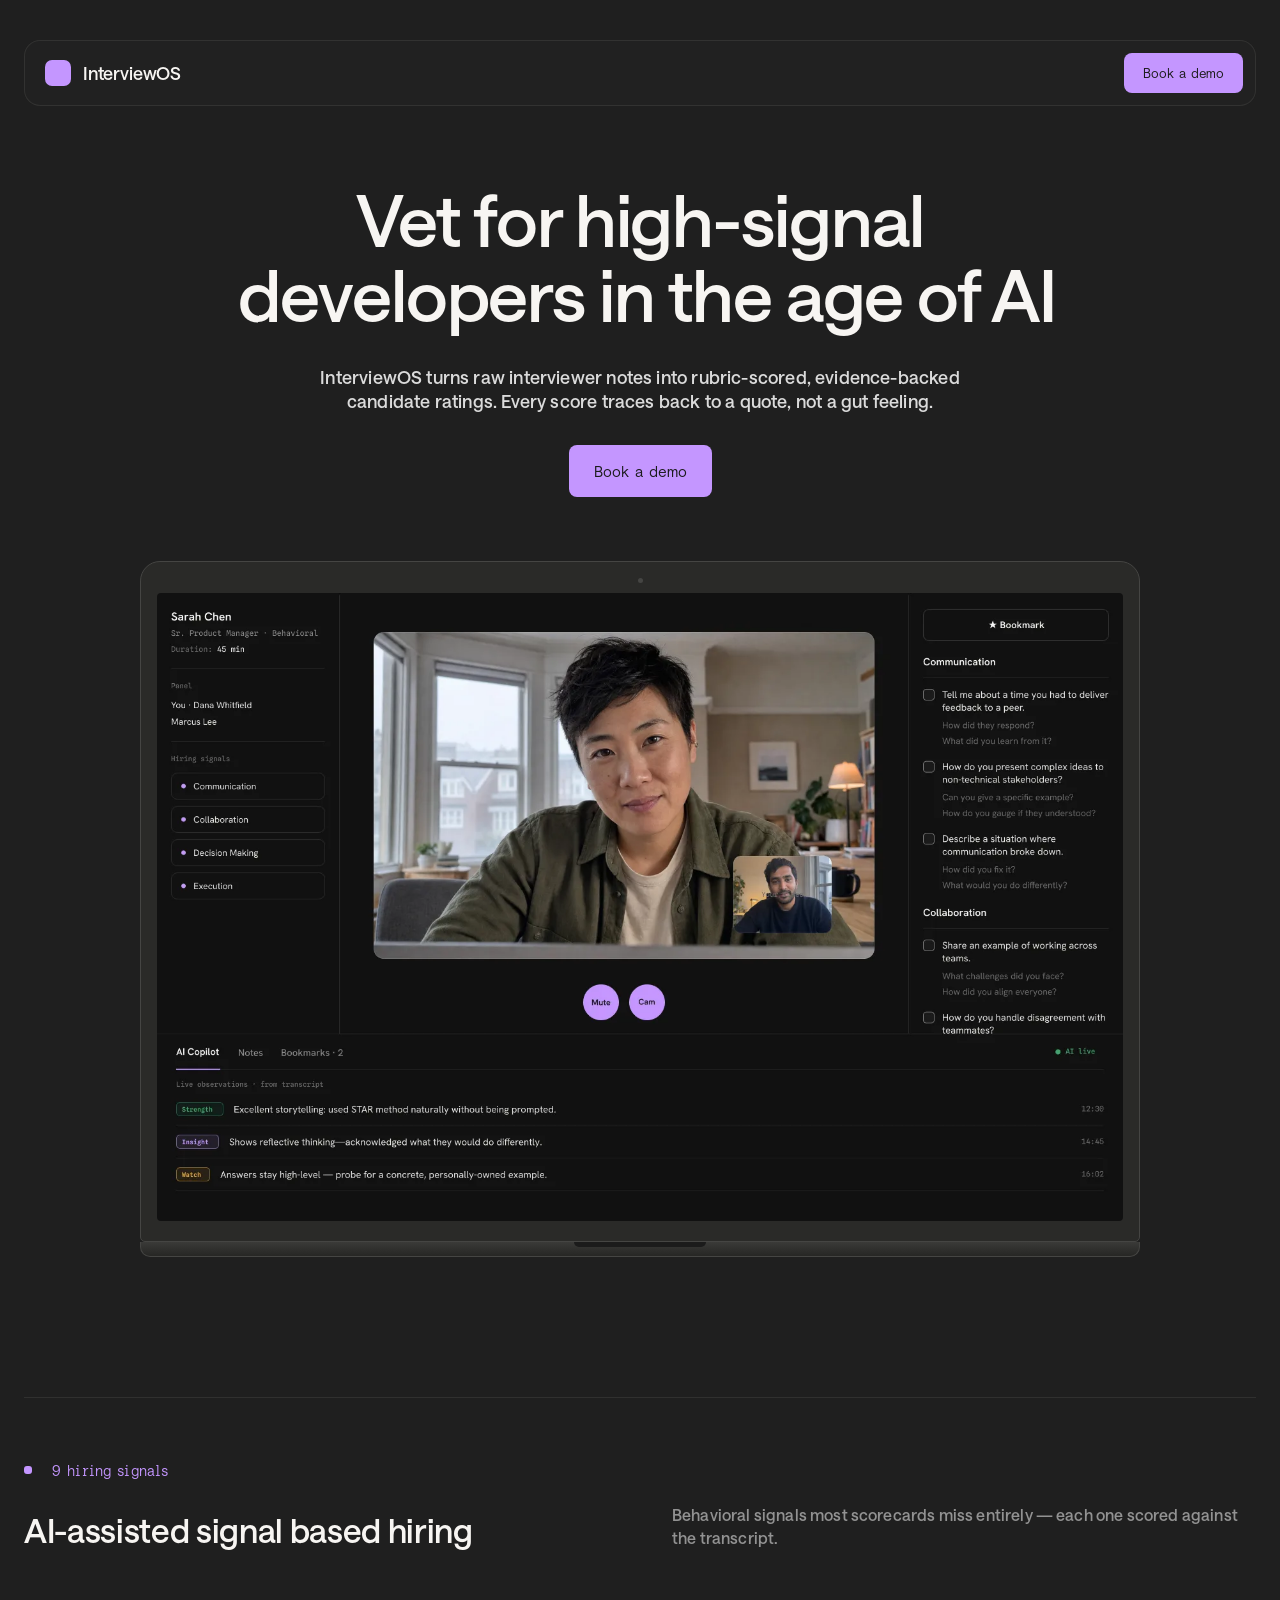
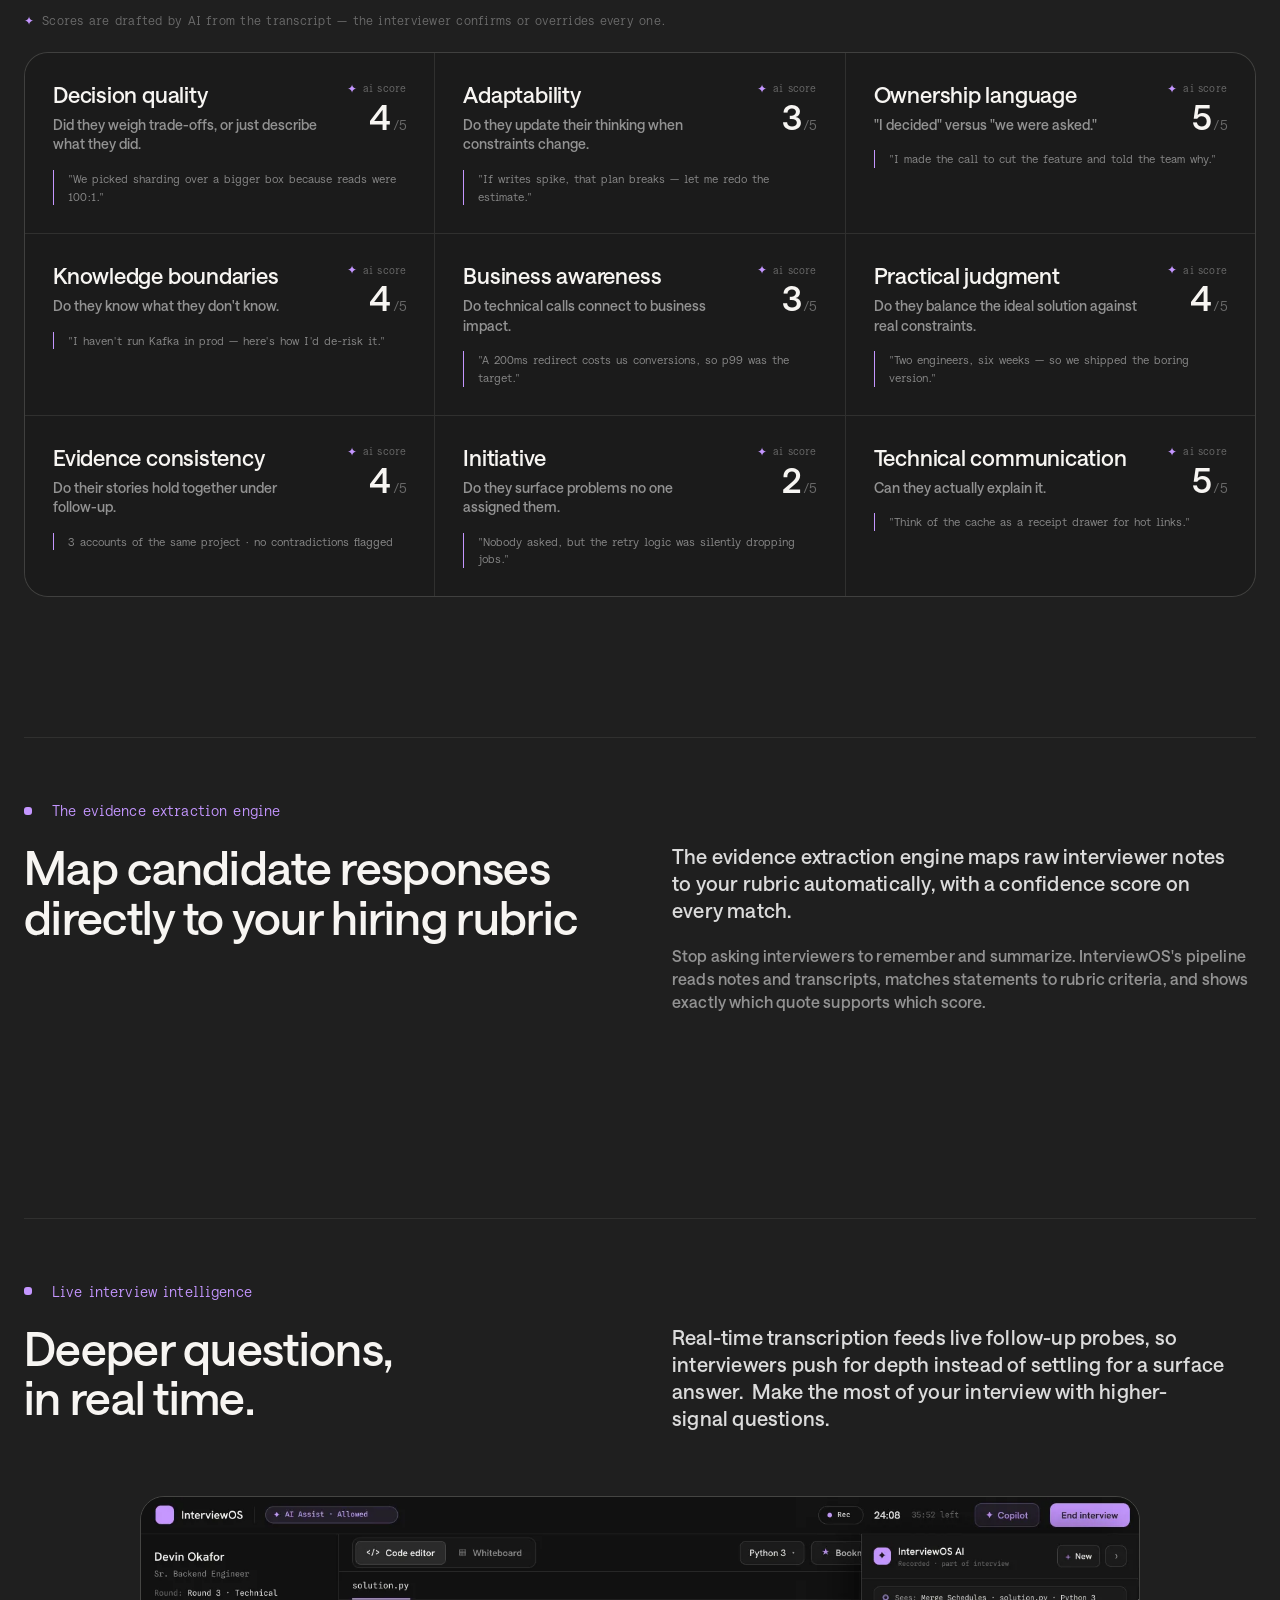
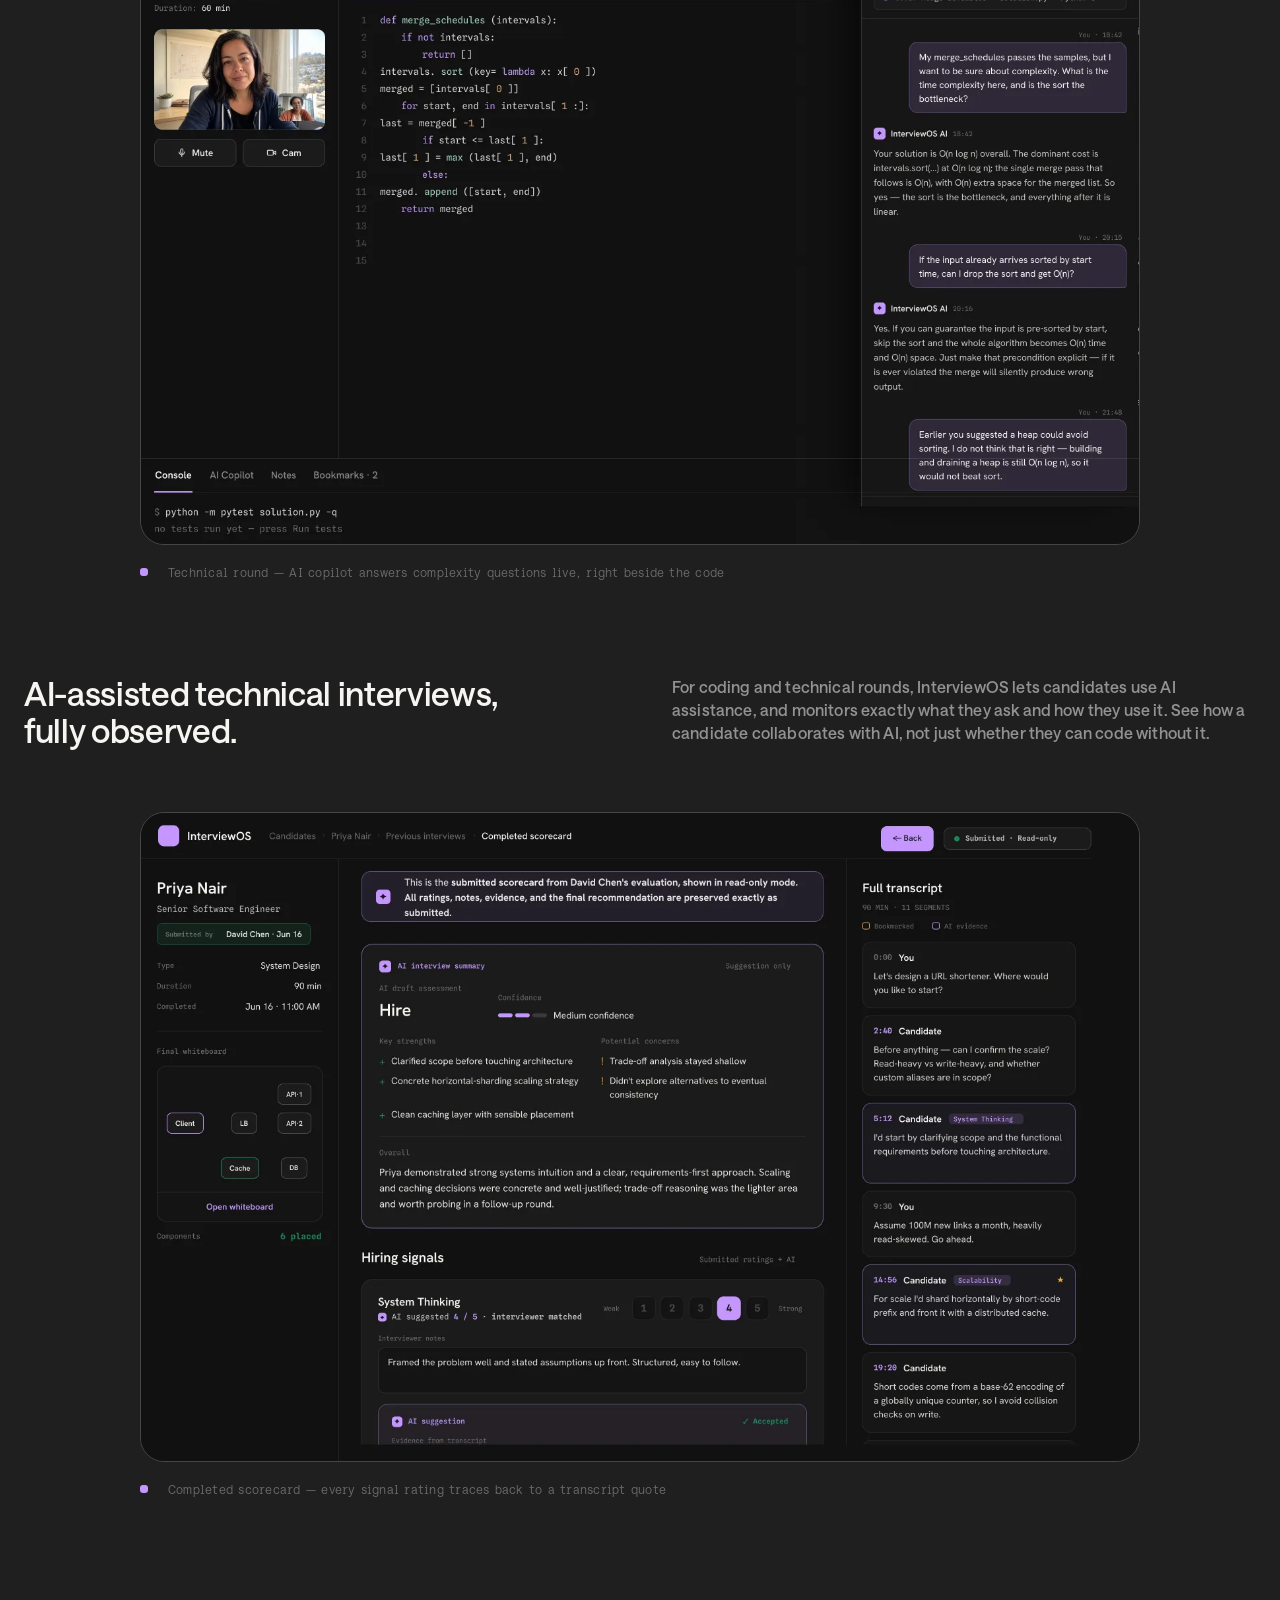
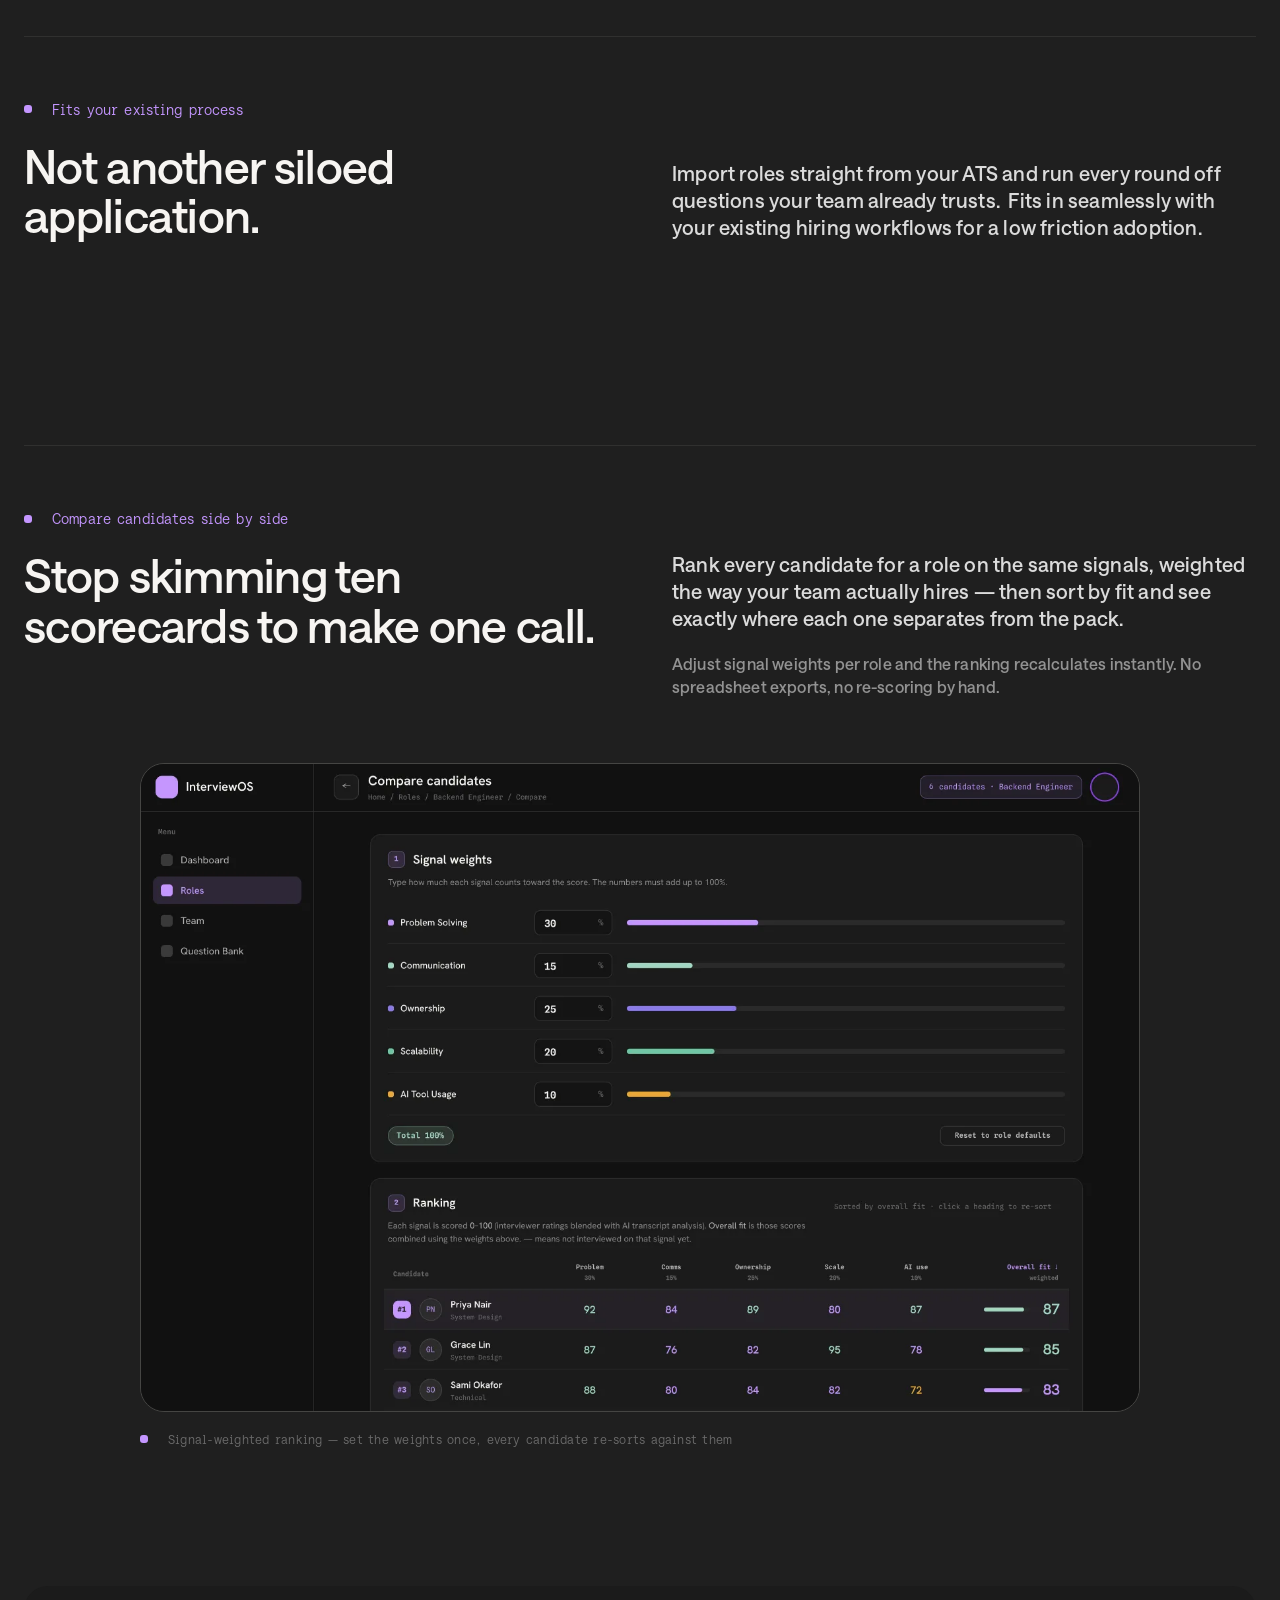
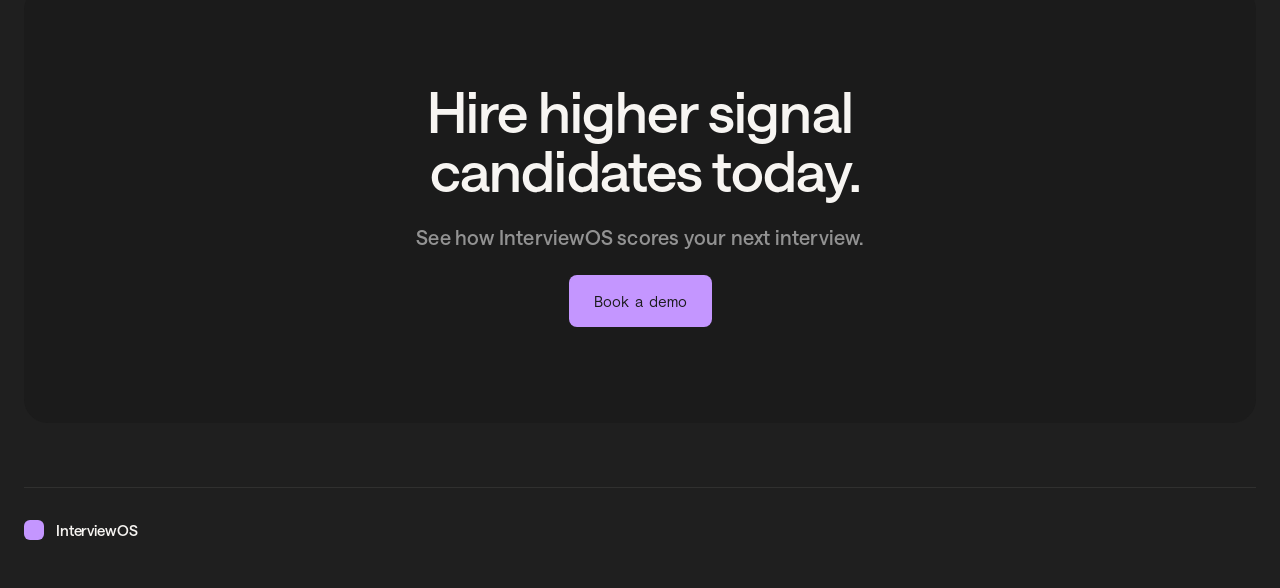
<file: index.html>
<!DOCTYPE html>
<html lang="en">
<head>
<meta charset="utf-8">
<meta name="viewport" content="width=device-width, initial-scale=1">

<title>InterviewOS — Vet for high-signal developers in the age of AI</title>
<meta name="description" content="InterviewOS turns raw interviewer notes into rubric-scored, evidence-backed candidate ratings. Every score traces back to a quote, not a gut feeling.">
<meta name="robots" content="index, follow">
<meta name="theme-color" content="#1F1F1F">

<!-- NOTE: placeholder domain — replace https://interviewos.com with the real
     production URL (here, in the JSON-LD block below, and in robots.txt /
     sitemap.xml) before deploying. -->
<link rel="canonical" href="https://interviewos.com/">

<!-- Open Graph -->
<meta property="og:type" content="website">
<meta property="og:site_name" content="InterviewOS">
<meta property="og:url" content="https://interviewos.com/">
<meta property="og:title" content="InterviewOS — Vet for high-signal developers in the age of AI">
<meta property="og:description" content="InterviewOS turns raw interviewer notes into rubric-scored, evidence-backed candidate ratings. Every score traces back to a quote, not a gut feeling.">
<meta property="og:image" content="https://interviewos.com/assets/og/og-image.jpg">
<meta property="og:image:width" content="1200">
<meta property="og:image:height" content="630">
<meta property="og:image:alt" content="InterviewOS — evidence-backed interview scoring, shown with a live interview review screen">

<!-- Twitter -->
<meta name="twitter:card" content="summary_large_image">
<meta name="twitter:title" content="InterviewOS — Vet for high-signal candidates in the age of AI">
<meta name="twitter:description" content="InterviewOS turns raw interviewer notes into rubric-scored, evidence-backed candidate ratings. Every score traces back to a quote, not a gut feeling.">
<meta name="twitter:image" content="https://interviewos.com/assets/og/og-image.jpg">
<meta name="twitter:image:alt" content="InterviewOS — evidence-backed interview scoring, shown with a live interview review screen">

<!-- Favicons -->
<link rel="icon" type="image/svg+xml" href="assets/icons/favicon.svg">
<link rel="icon" type="image/png" sizes="32x32" href="assets/icons/favicon-32.png">
<link rel="apple-touch-icon" sizes="180x180" href="assets/icons/apple-touch-icon.png">

<link rel="stylesheet" href="css/tokens.css">
<link rel="stylesheet" href="css/style.css">

<script type="application/ld+json">
{
  "@context": "https://schema.org",
  "@type": "SoftwareApplication",
  "name": "InterviewOS",
  "url": "https://interviewos.com/",
  "applicationCategory": "BusinessApplication",
  "operatingSystem": "Web",
  "description": "InterviewOS turns raw interviewer notes into rubric-scored, evidence-backed candidate ratings. Every score traces back to a quote, not a gut feeling.",
  "image": "https://interviewos.com/assets/og/og-image.jpg",
  "publisher": {
    "@type": "Organization",
    "name": "InterviewOS",
    "url": "https://interviewos.com/"
  }
}
</script>
</head>
<body>

<div class="bg-grid" aria-hidden="true"></div>

<div class="page">

  <!-- ============ NAV ============ -->
  <div class="nav-wrap">
    <nav class="nav">
      <a class="nav__brand" href="#top" aria-label="InterviewOS home">
        <span class="nav__dot"></span>
        <span class="nav__wordmark">InterviewOS</span>
      </a>
      <div class="nav__links"></div>
      <div class="nav__actions">
        <button type="button" class="btn btn--pill btn--primary" data-open-demo-modal>Book a demo</button>
      </div>
    </nav>
  </div>

  <main>

  <!-- ============ HERO ============ -->
  <section class="hero" id="top">
    <h1 class="hero__title">Vet for high-signal<br>&nbsp;developers in the age of AI</h1>
    <div class="hero__copy">
      <p class="hero__sub">InterviewOS turns raw interviewer notes into rubric-scored, evidence-backed candidate ratings. Every score traces back to a quote, not a gut feeling.</p>
      <div class="hero__actions">
        <button type="button" class="btn btn--primary" data-open-demo-modal>Book a demo</button>
      </div>
    </div>
  </section>

  <!-- ============ HERO SCREEN MOCKUP ============ -->
  <section class="hero-media">
    <div class="browser-frame">
      <div class="browser-frame__bar"><span class="browser-frame__dot"></span></div>
      <div class="screen-frame">
        <picture>
          <source srcset="assets/screens/interview-behavioral.webp" type="image/webp">
          <img src="assets/screens/interview-behavioral.jpg" alt="InterviewOS live interview screen: real-time transcript, AI copilot observations, and both participants on camera" class="screen-shot" loading="eager">
        </picture>
      </div>
    </div>
    <div class="browser-frame__tab" aria-hidden="true"><span></span></div>
  </section>

  <!-- ============ SIGNALS ============ -->
  <section class="section" id="signals">
    <hr class="hr">
    <p class="eyebrow"><span class="eyebrow__dot"></span>9 hiring signals</p>
    <div class="split split--end">
      <h2 class="h3">AI-assisted signal based hiring</h2>
      <p class="body-muted">Behavioral signals most scorecards miss entirely — each one scored against the transcript.</p>
    </div>

    <p class="ai-note"><span class="ai-note__spark">✦</span>Scores are drafted by AI from the transcript — the interviewer confirms or overrides every one.</p>

    <div class="signals-grid">

      <article class="signal-card">
        <div class="signal-card__top">
          <div class="signal-card__label">
            <span class="signal-card__title">Decision quality</span>
            <span class="signal-card__desc">Did they weigh trade-offs, or just describe what they did.</span>
          </div>
          <div class="signal-card__score">
            <span class="signal-card__score-tag"><span class="signal-card__spark">✦</span>ai score</span>
            <span class="signal-card__score-val">4<small>/5</small></span>
          </div>
        </div>
        <blockquote class="signal-card__quote">"We picked sharding over a bigger box because reads were 100:1."</blockquote>
      </article>

      <article class="signal-card">
        <div class="signal-card__top">
          <div class="signal-card__label">
            <span class="signal-card__title">Adaptability</span>
            <span class="signal-card__desc">Do they update their thinking when constraints change.</span>
          </div>
          <div class="signal-card__score">
            <span class="signal-card__score-tag"><span class="signal-card__spark">✦</span>ai score</span>
            <span class="signal-card__score-val">3<small>/5</small></span>
          </div>
        </div>
        <blockquote class="signal-card__quote">"If writes spike, that plan breaks — let me redo the estimate."</blockquote>
      </article>

      <article class="signal-card">
        <div class="signal-card__top">
          <div class="signal-card__label">
            <span class="signal-card__title">Ownership language</span>
            <span class="signal-card__desc">"I decided" versus "we were asked."</span>
          </div>
          <div class="signal-card__score">
            <span class="signal-card__score-tag"><span class="signal-card__spark">✦</span>ai score</span>
            <span class="signal-card__score-val">5<small>/5</small></span>
          </div>
        </div>
        <blockquote class="signal-card__quote">"I made the call to cut the feature and told the team why."</blockquote>
      </article>

      <article class="signal-card">
        <div class="signal-card__top">
          <div class="signal-card__label">
            <span class="signal-card__title">Knowledge boundaries</span>
            <span class="signal-card__desc">Do they know what they don't know.</span>
          </div>
          <div class="signal-card__score">
            <span class="signal-card__score-tag"><span class="signal-card__spark">✦</span>ai score</span>
            <span class="signal-card__score-val">4<small>/5</small></span>
          </div>
        </div>
        <blockquote class="signal-card__quote">"I haven't run Kafka in prod — here's how I'd de-risk it."</blockquote>
      </article>

      <article class="signal-card">
        <div class="signal-card__top">
          <div class="signal-card__label">
            <span class="signal-card__title">Business awareness</span>
            <span class="signal-card__desc">Do technical calls connect to business impact.</span>
          </div>
          <div class="signal-card__score">
            <span class="signal-card__score-tag"><span class="signal-card__spark">✦</span>ai score</span>
            <span class="signal-card__score-val">3<small>/5</small></span>
          </div>
        </div>
        <blockquote class="signal-card__quote">"A 200ms redirect costs us conversions, so p99 was the target."</blockquote>
      </article>

      <article class="signal-card">
        <div class="signal-card__top">
          <div class="signal-card__label">
            <span class="signal-card__title">Practical judgment</span>
            <span class="signal-card__desc">Do they balance the ideal solution against real constraints.</span>
          </div>
          <div class="signal-card__score">
            <span class="signal-card__score-tag"><span class="signal-card__spark">✦</span>ai score</span>
            <span class="signal-card__score-val">4<small>/5</small></span>
          </div>
        </div>
        <blockquote class="signal-card__quote">"Two engineers, six weeks — so we shipped the boring version."</blockquote>
      </article>

      <article class="signal-card">
        <div class="signal-card__top">
          <div class="signal-card__label">
            <span class="signal-card__title">Evidence consistency</span>
            <span class="signal-card__desc">Do their stories hold together under follow-up.</span>
          </div>
          <div class="signal-card__score">
            <span class="signal-card__score-tag"><span class="signal-card__spark">✦</span>ai score</span>
            <span class="signal-card__score-val">4<small>/5</small></span>
          </div>
        </div>
        <blockquote class="signal-card__quote">3 accounts of the same project · no contradictions flagged</blockquote>
      </article>

      <article class="signal-card">
        <div class="signal-card__top">
          <div class="signal-card__label">
            <span class="signal-card__title">Initiative</span>
            <span class="signal-card__desc">Do they surface problems no one assigned them.</span>
          </div>
          <div class="signal-card__score">
            <span class="signal-card__score-tag"><span class="signal-card__spark">✦</span>ai score</span>
            <span class="signal-card__score-val">2<small>/5</small></span>
          </div>
        </div>
        <blockquote class="signal-card__quote">"Nobody asked, but the retry logic was silently dropping jobs."</blockquote>
      </article>

      <article class="signal-card">
        <div class="signal-card__top">
          <div class="signal-card__label">
            <span class="signal-card__title">Technical communication</span>
            <span class="signal-card__desc">Can they actually explain it.</span>
          </div>
          <div class="signal-card__score">
            <span class="signal-card__score-tag"><span class="signal-card__spark">✦</span>ai score</span>
            <span class="signal-card__score-val">5<small>/5</small></span>
          </div>
        </div>
        <blockquote class="signal-card__quote">"Think of the cache as a receipt drawer for hot links."</blockquote>
      </article>

    </div>
  </section>

  <!-- ============ EVIDENCE ENGINE ============ -->
  <section class="section" id="evidence">
    <hr class="hr">
    <p class="eyebrow"><span class="eyebrow__dot"></span>The evidence extraction engine</p>
    <div class="split split--start">
      <h2 class="h2">Map candidate responses directly to your hiring rubric</h2>
      <div class="stack">
        <p class="lede">The evidence extraction engine maps raw interviewer notes to your rubric automatically, with a confidence score on every match.</p>
        <p class="body-muted">Stop asking interviewers to remember and summarize. InterviewOS's pipeline reads notes and transcripts, matches statements to rubric criteria, and shows exactly which quote supports which score.</p>
      </div>
    </div>
  </section>

  <!-- ============ LIVE INTERVIEW INTELLIGENCE ============ -->
  <section class="section" id="live">
    <hr class="hr">
    <p class="eyebrow"><span class="eyebrow__dot"></span>Live interview intelligence</p>
    <div class="split split--start">
      <h2 class="h2">Deeper questions,<br>in real time.</h2>
      <div class="stack">
        <p class="lede">Real-time transcription feeds live follow-up probes, so interviewers push for depth instead of settling for a surface answer.&nbsp; Make the most of your interview with higher-signal questions.</p>
      </div>
    </div>

    <div class="media-frame">
      <div class="screen-frame screen-frame--rounded">
        <picture>
          <source srcset="assets/screens/technical-interview.webp" type="image/webp">
          <img src="assets/screens/technical-interview.jpg" alt="InterviewOS technical interview screen with a live code editor, AI copilot chat, and the candidate on camera" class="screen-shot" loading="lazy">
        </picture>
      </div>
    </div>
    <p class="caption-line"><span class="caption-line__dot"></span>Technical round — AI copilot answers complexity questions live, right beside the code</p>

    <div class="split split--start split--stacked">
      <h3 class="h3">AI-assisted technical interviews, fully observed.</h3>
      <p class="body-muted">For coding and technical rounds, InterviewOS lets candidates use AI assistance, and monitors exactly what they ask and how they use it. See how a candidate collaborates with AI, not just whether they can code without it.</p>
    </div>

    <div class="media-frame">
      <div class="screen-frame screen-frame--rounded">
        <picture>
          <source srcset="assets/screens/candidate-scorecard.webp" type="image/webp">
          <img src="assets/screens/candidate-scorecard.jpg" alt="Candidate scorecard showing the AI interview summary, hiring signal ratings, and full transcript" class="screen-shot" loading="lazy">
        </picture>
      </div>
    </div>
    <p class="caption-line"><span class="caption-line__dot"></span>Completed scorecard — every signal rating traces back to a transcript quote</p>
  </section>

  <!-- ============ FITS YOUR PROCESS ============ -->
  <section class="section" id="process">
    <hr class="hr">
    <p class="eyebrow"><span class="eyebrow__dot"></span>Fits your existing process</p>
    <div class="split split--end">
      <h2 class="h2">Not another siloed application.</h2>
      <p class="lede">Import roles straight from your ATS and run every round off questions your team already trusts.&nbsp; Fits in seamlessly with your existing hiring workflows for a low friction adoption.</p>
    </div>
  </section>

  <!-- ============ COMPARE CANDIDATES ============ -->
  <section class="section" id="compare">
    <hr class="hr">
    <p class="eyebrow"><span class="eyebrow__dot"></span>Compare candidates side by side</p>
    <div class="split split--start">
      <h2 class="h2">Stop skimming ten scorecards to make one call.</h2>
      <div class="stack">
        <p class="lede">Rank every candidate for a role on the same signals, weighted the way your team actually hires — then sort by fit and see exactly where each one separates from the pack.</p>
        <p class="body-muted">Adjust signal weights per role and the ranking recalculates instantly. No spreadsheet exports, no re-scoring by hand.</p>
      </div>
    </div>

    <div class="media-frame">
      <div class="screen-frame screen-frame--rounded">
        <picture>
          <source srcset="assets/screens/compare-candidates.webp" type="image/webp">
          <img src="assets/screens/compare-candidates.jpg" alt="Compare candidates screen showing signal weights and a ranked list of candidates by overall fit" class="screen-shot" loading="lazy">
        </picture>
      </div>
    </div>
    <p class="caption-line"><span class="caption-line__dot"></span>Signal-weighted ranking — set the weights once, every candidate re-sorts against them</p>
  </section>

  <!-- ============ CLOSING CTA ============ -->
  <section class="section" id="cta">
    <div class="cta-block">
      <h2 class="cta-block__title">Hire higher signal<br>&nbsp;candidates today.</h2>
      <p class="cta-block__sub">See how InterviewOS scores your next interview.</p>
      <button type="button" class="btn btn--primary" data-open-demo-modal>Book a demo</button>
    </div>
  </section>

  </main>

  <!-- ============ FOOTER ============ -->
  <footer class="footer">
    <hr class="hr">
    <div class="footer__row">
      <a class="footer__brand" href="#top" aria-label="InterviewOS home">
        <span class="footer__dot"></span>
        <span class="footer__wordmark">InterviewOS</span>
      </a>
    </div>
  </footer>

  <!-- ============ BOOK-A-DEMO MODAL (placeholder — Calendly integration pending) ============ -->
  <div class="modal-overlay" id="demo-modal" hidden>
    <div class="modal" role="dialog" aria-modal="true" aria-labelledby="demo-modal-title">
      <button type="button" class="modal__close" data-close-demo-modal aria-label="Close">&times;</button>
      <p class="eyebrow"><span class="eyebrow__dot"></span>Book a demo</p>
      <h2 id="demo-modal-title" class="modal__title">Find a time that works</h2>
      <p class="modal__sub">Live scheduling is coming soon — this is a preview of what booking will look like. For now, email us and we'll find a time by hand.</p>

      <div class="mock-cal" aria-hidden="true">
        <div class="mock-cal__header">
          <span class="mock-cal__month" data-cal-month></span>
        </div>
        <div class="mock-cal__grid" data-cal-grid></div>
        <div class="mock-cal__slots">
          <span class="mock-cal__slot">9:00 AM</span>
          <span class="mock-cal__slot">11:30 AM</span>
          <span class="mock-cal__slot">2:00 PM</span>
          <span class="mock-cal__slot">4:15 PM</span>
        </div>
      </div>

      <a href="mailto:hello@interviewos.com" class="modal__email-link">Or email hello@interviewos.com to book directly →</a>
    </div>
  </div>

</div>

<script src="js/main.js"></script>
</body>
</html>
</file>
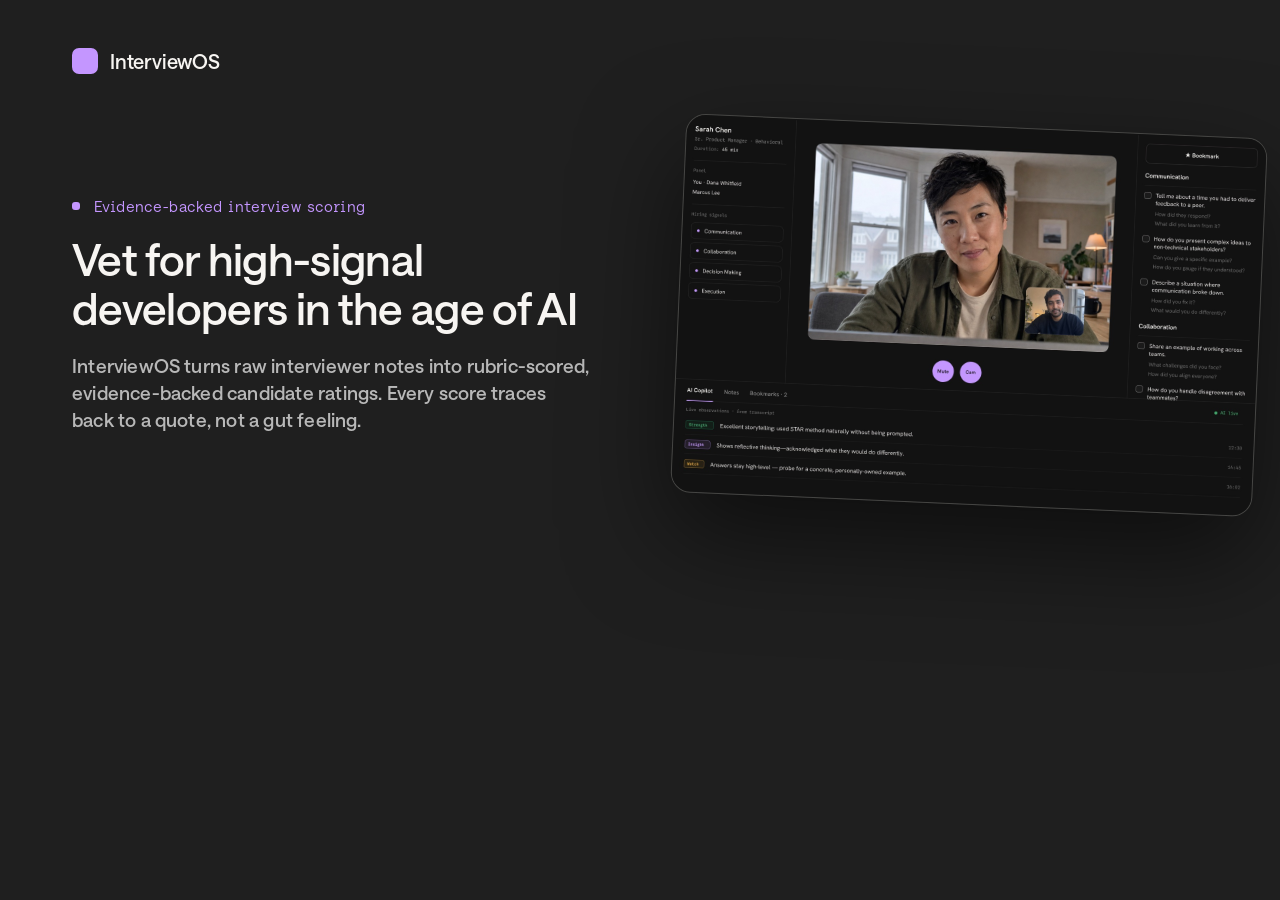
<file: assets/og/source.html>
<!DOCTYPE html>
<html>
<head>
<meta charset="utf-8">
<title>OG image source — regenerate via headless screenshot at 1200x630</title>
<link rel="stylesheet" href="../../css/tokens.css">
<style>
  html, body { margin: 0; padding: 0; }
  body {
    width: 1200px;
    height: 630px;
    background: #1F1F1F;
    font-family: var(--font-body);
    overflow: hidden;
    position: relative;
  }
  .wrap {
    position: relative;
    width: 1200px;
    height: 630px;
    display: flex;
    align-items: center;
    padding: 0 72px;
    box-sizing: border-box;
  }
  .brand {
    position: absolute;
    top: 48px;
    left: 72px;
    display: flex;
    align-items: center;
    gap: 12px;
  }
  .brand__dot { width: 26px; height: 26px; border-radius: 7px; background: #C496FF; }
  .brand__word {
    font-family: var(--font-display);
    font-size: 20px;
    letter-spacing: -0.01em;
    color: #F7F5F2;
  }
  .copy { width: 560px; }
  .eyebrow {
    display: flex;
    align-items: center;
    gap: 14px;
    margin-bottom: 20px;
  }
  .eyebrow__dot { width: 8px; height: 8px; border-radius: 3px; background: #C496FF; }
  .eyebrow__label {
    font-family: var(--font-mono);
    font-size: 15px;
    color: #C496FF;
    letter-spacing: 0.01em;
  }
  h1 {
    margin: 0 0 20px;
    font-family: var(--font-display);
    font-weight: 500;
    font-size: 44px;
    line-height: 1.12;
    letter-spacing: -0.015em;
    color: #F7F5F2;
  }
  p {
    margin: 0;
    font-family: var(--font-body);
    font-size: 19px;
    line-height: 1.4;
    letter-spacing: 0.01em;
    color: #B8B8B8;
    max-width: 520px;
  }
  .shot {
    position: absolute;
    right: -60px;
    top: 50%;
    transform: translateY(-50%) rotate(2.5deg);
    width: 580px;
    border-radius: 20px;
    overflow: hidden;
    border: 1px solid #454543;
    box-shadow: 0 40px 100px rgba(0,0,0,0.55);
  }
  .shot img { display: block; width: 100%; }
</style>
</head>
<body>
  <div class="wrap">
    <div class="brand"><span class="brand__dot"></span><span class="brand__word">InterviewOS</span></div>
    <div class="copy">
      <div class="eyebrow"><span class="eyebrow__dot"></span><span class="eyebrow__label">Evidence-backed interview scoring</span></div>
      <h1>Vet for high-signal developers in the age of AI</h1>
      <p>InterviewOS turns raw interviewer notes into rubric-scored, evidence-backed candidate ratings. Every score traces back to a quote, not a gut feeling.</p>
    </div>
    <div class="shot"><img src="../screens/interview-behavioral.jpg"></div>
  </div>
</body>
</html>
</file>
<file: css/tokens.css>
/* =====================================================================
   Blueprint Design System — Colors & Typography
   Source of truth: Blueprint Brand Guidelines v2.0 (Mar 2026)
   Designed by EMME & CO
   ===================================================================== */

/* ---------- FONTS ---------- */
@font-face {
  font-family: "Saans";
  src: url("../fonts/Saans-Medium.otf") format("opentype");
  font-weight: 500;
  font-style: normal;
  font-display: swap;
}
@font-face {
  font-family: "Saans SemiMono";
  src: url("../fonts/SaansSemiMono-Regular.otf") format("opentype");
  font-weight: 400;
  font-style: normal;
  font-display: swap;
}
@font-face {
  font-family: "PP Telegraf";
  src: url("../fonts/PPTelegraf-Regular.otf") format("opentype");
  font-weight: 400;
  font-style: normal;
  font-display: swap;
}

:root {
  /* =============== CORE PALETTE =============== */
  --bp-primary-1: #1B1B1B;
  --bp-primary-2: #383838;
  --bp-primary-3: #6B6B6B;
  --bp-primary-4: #808080;
  --bp-primary-5: #B8B8B8;
  --bp-primary-6: #DBDBDB;
  --bp-primary-7: #EDEDED;
  --bp-primary-8: #F7F5F2;

  --bp-accent-1: #C496FF;
  --bp-accent-2: #8942E4;
  --bp-accent-3: #E2FFDB;
  --bp-accent-4: #A1D8C0;

  --bp-surface-charcoal: #1F1F1F;
  --bp-surface-card: #1B1B1B;
  --bp-surface-elevated: #242424;
  --bp-surface-light: #F7F5F2;
  --bp-stroke: #454543;
  --bp-stroke-subtle: #666663;

  /* =============== SEMANTIC — DARK MODE (default) =============== */
  --bg:            var(--bp-surface-charcoal);
  --bg-card:       var(--bp-surface-card);
  --bg-elevated:   var(--bp-surface-elevated);

  --fg:            var(--bp-primary-8);
  --fg-muted:      #929292;
  --fg-subtle:     var(--bp-primary-3);
  --fg-inverse:    var(--bp-primary-1);

  --accent:        var(--bp-accent-1);
  --accent-strong: var(--bp-accent-2);
  --accent-soft:   var(--bp-accent-3);
  --accent-sage:   var(--bp-accent-4);

  --border:        var(--bp-stroke);
  --border-subtle: rgba(247,245,242,0.08);

  --glass-dark:    rgba(36,36,36,0.6);
  --glass-light:   rgba(247,245,242,1);

  /* =============== TYPOGRAPHY =============== */
  --font-display:  "Saans", "PP Telegraf", "Inter", ui-sans-serif, system-ui, sans-serif;
  --font-body:     "Saans", "Inter", ui-sans-serif, system-ui, sans-serif;
  --font-mono:     "Saans SemiMono", ui-monospace, "SF Mono", Menlo, monospace;

  --fs-xs:    12px;
  --fs-sm:    14px;
  --fs-base:  16px;
  --fs-md:    20px;
  --fs-lg:    24px;
  --fs-xl:    32px;
  --fs-2xl:   40px;
  --fs-3xl:   64px;
  --fs-4xl:   90px;
  --fs-5xl:   120px;

  --lh-tight:   1.0;
  --lh-snug:    1.1;
  --lh-normal:  1.2;
  --lh-relaxed: 1.5;

  --tr-tight:  -0.01em;
  --tr-normal:  0;
  --tr-wide:    0.01em;
  --tr-mono:    0.02em;

  /* =============== SPACING =============== */
  --sp-0:  0;
  --sp-1:  4px;
  --sp-2:  8px;
  --sp-3:  12px;
  --sp-4:  16px;
  --sp-5:  24px;
  --sp-6:  32px;
  --sp-7:  48px;
  --sp-8:  64px;
  --sp-9:  96px;
  --sp-10: 128px;

  --layout-margin-min: 4%;
  --layout-margin-max: 5%;

  /* =============== RADII =============== */
  --radius-sm:   4px;
  --radius-md:   8px;
  --radius-lg:   12px;
  --radius-xl:   16px;
  --radius-2xl:  20px;
  --radius-3xl:  24px;
  --radius-pill: 999px;

  /* =============== SHADOW / ELEVATION =============== */
  --shadow-sm: 0 1px 2px rgba(0,0,0,0.25);
  --shadow-md: 0 8px 24px rgba(0,0,0,0.35);
  --shadow-lg: 0 24px 80px rgba(0,0,0,0.45);
  --backdrop-blur: blur(10px);
  --backdrop-blur-lg: blur(40px);

  /* =============== MOTION =============== */
  --ease-brand: cubic-bezier(0.22, 1, 0.36, 1);
  --dur-fast:   120ms;
  --dur-base:   220ms;
  --dur-slow:   420ms;
}
</file>
<file: css/style.css>
* { box-sizing: border-box; }
html { background: var(--bg); }
body {
  margin: 0;
  padding: 0;
  color: var(--fg);
  font-family: var(--font-body);
  min-height: 100vh;
  overflow-x: hidden;
}
a { color: var(--fg); text-decoration: none; }
::selection { background: var(--accent); color: var(--fg-inverse); }

@media (prefers-reduced-motion: reduce) {
  *, *::before, *::after {
    animation-duration: 0.01ms !important;
    animation-iteration-count: 1 !important;
    transition-duration: 0.01ms !important;
    scroll-behavior: auto !important;
  }
}

/* ============ BACKGROUND GRID ============
   A faint grid wallpapers the whole viewport, but only where a soft
   circle around the cursor unmasks it — everywhere else it's fully
   invisible. --mx/--my are set by main.js on mousemove. */
.bg-grid {
  position: fixed;
  inset: 0;
  z-index: -1;
  pointer-events: none;
  background-image:
    linear-gradient(to right, rgba(247,245,242,0.07) 1px, transparent 1px),
    linear-gradient(to bottom, rgba(247,245,242,0.07) 1px, transparent 1px);
  background-size: 48px 48px;
  -webkit-mask-image: radial-gradient(630px circle at var(--mx, 50%) var(--my, 50%), #000 0%, transparent 72%);
  mask-image: radial-gradient(630px circle at var(--mx, 50%) var(--my, 50%), #000 0%, transparent 72%);
  opacity: 0;
  transition: opacity var(--dur-slow) var(--ease-brand);
}
.bg-grid.is-active { opacity: 1; }

img { max-width: 100%; display: block; }

.page { --accent: var(--bp-accent-1); }

.hr {
  height: 1px;
  border: 0;
  background: var(--border-subtle);
  margin: 0 0 64px;
}

/* ============ NAV ============ */
.nav-wrap {
  position: sticky;
  top: 20px;
  z-index: 50;
  display: flex;
  justify-content: center;
  padding: 20px 24px 0;
}
.nav {
  width: 100%;
  max-width: 1392px;
  display: flex;
  align-items: center;
  justify-content: space-between;
  gap: 20px;
  padding: 12px 12px 12px 20px;
  border-radius: var(--radius-xl);
  background: var(--glass-dark);
  backdrop-filter: var(--backdrop-blur);
  -webkit-backdrop-filter: var(--backdrop-blur);
  border: 1px solid var(--border-subtle);
  transition: border-color var(--dur-base) var(--ease-brand), background-color var(--dur-base) var(--ease-brand), box-shadow var(--dur-base) var(--ease-brand);
}
.nav--scrolled {
  border-color: var(--border);
  background: rgba(36,36,36,0.82);
  box-shadow: var(--shadow-md);
}
.nav__brand {
  display: flex;
  align-items: center;
  gap: 12px;
}
.nav__dot {
  width: 26px;
  height: 26px;
  border-radius: 7px;
  background: var(--accent);
  flex-shrink: 0;
}
.nav__wordmark {
  font-family: var(--font-display);
  font-size: 18px;
  letter-spacing: var(--tr-tight);
  color: var(--fg);
}
.nav__links {
  display: flex;
  align-items: center;
  gap: 20px;
  min-width: 0;
  overflow: hidden;
  font-family: var(--font-mono);
  font-size: 13px;
  letter-spacing: var(--tr-wide);
  color: var(--bp-primary-5);
  white-space: nowrap;
}
.nav__actions {
  display: flex;
  align-items: center;
  gap: 10px;
  white-space: nowrap;
  flex-shrink: 0;
}

/* ============ BUTTONS ============ */
.btn {
  display: inline-block;
  font-family: var(--font-mono);
  font-size: 15px;
  padding: 16px 24px;
  border-radius: var(--radius-md);
  transition: opacity var(--dur-base) var(--ease-brand), border-color var(--dur-base) var(--ease-brand), transform var(--dur-base) var(--ease-brand), box-shadow var(--dur-base) var(--ease-brand);
}
.btn--primary {
  background: var(--accent);
  color: var(--fg-inverse);
  border: 1px solid transparent;
}
.btn--primary:hover { transform: translateY(-2px); box-shadow: 0 6px 16px rgba(196,150,255,0.35); }
.btn--primary:active { transform: translateY(0); box-shadow: 0 2px 6px rgba(196,150,255,0.25); }
.btn--secondary {
  color: var(--fg);
  border: 1px solid var(--border);
}
.btn--secondary:hover { border-color: var(--fg); transform: translateY(-2px); box-shadow: var(--shadow-sm); }
.btn--secondary:active { transform: translateY(0); box-shadow: none; }
.btn--pill {
  font-size: 13px;
  padding: 11px 18px;
}

/* ============ EYEBROW ============ */
.eyebrow {
  display: flex;
  align-items: center;
  gap: 20px;
  margin: 0 0 var(--sp-5);
  font-family: var(--font-mono);
  font-size: 14px;
  letter-spacing: var(--tr-wide);
  color: var(--accent);
}
.eyebrow__dot {
  width: 8px;
  height: 8px;
  border-radius: 3px;
  background: var(--accent);
  flex-shrink: 0;
}

/* ============ HERO ============ */
.hero {
  max-width: 1440px;
  margin: 0 auto;
  padding: 96px 24px 0;
}
.hero__title {
  margin: 0;
  font-family: var(--font-display);
  font-weight: 500;
  font-size: clamp(52px, 5.6vw, 92px);
  line-height: 1.05;
  letter-spacing: -0.015em;
  color: var(--fg);
  text-wrap: pretty;
  width: 100%;
  text-align: center;
}
.hero__copy {
  display: flex;
  flex-direction: column;
  gap: 24px;
  justify-content: flex-start;
  align-items: center;
  padding-top: var(--sp-6);
}
.hero__sub {
  margin: 0;
  max-width: 720px;
  font-family: var(--font-body);
  font-size: 18px;
  line-height: 1.35;
  letter-spacing: var(--tr-wide);
  color: var(--bp-primary-6);
  text-wrap: pretty;
  text-align: center;
}
.hero__actions {
  display: flex;
  align-items: center;
  gap: 12px;
  margin-top: 8px;
}

/* ============ HERO SCREEN MOCKUP ============ */
.hero-media {
  max-width: 1440px;
  margin: 0 auto;
  padding: 64px 24px 0;
}
.browser-frame {
  max-width: 1000px;
  width: 90%;
  margin: 0 auto;
  background: #2A2A28;
  border: 1px solid var(--border);
  border-radius: 20px 20px 5px 5px;
  padding: 16px 16px 20px;
}
.browser-frame__bar {
  display: flex;
  justify-content: center;
  padding-bottom: 10px;
}
.browser-frame__dot {
  width: 5px;
  height: 5px;
  border-radius: 999px;
  background: var(--border);
}
.browser-frame__tab {
  position: relative;
  max-width: 1000px;
  margin: 0 auto;
  width: 100%;
  height: 15px;
  background: linear-gradient(#3A3A38, #262624);
  border: 1px solid var(--border);
  border-top: 0;
  border-radius: 0 0 10px 10px;
}
.browser-frame__tab span {
  position: absolute;
  left: 50%;
  top: 0;
  width: 132px;
  height: 5px;
  margin-left: -66px;
  background: var(--bg-card);
  border-radius: 0 0 6px 6px;
}

/* ============ SCREEN FRAME (scaled 1512px mockups) ============ */
.screen-frame {
  position: relative;
  width: 100%;
  aspect-ratio: 1512 / 982;
  overflow: hidden;
  background: #121212;
  border-radius: 4px;
}
.screen-frame--rounded {
  border-radius: var(--radius-3xl);
  border: 1px solid var(--border);
}
.screen-frame picture { display: contents; }
.screen-shot {
  display: block;
  width: 100%;
  height: 100%;
  object-fit: cover;
}
/* ============ SECTIONS / TWO-COL HEADERS ============ */
.section {
  max-width: 1440px;
  margin: 0 auto;
  padding: 140px 24px 0;
}
.h2 {
  margin: 0;
  font-family: var(--font-display);
  font-weight: 500;
  font-size: clamp(36px, 3.6vw, 56px);
  line-height: 1.08;
  letter-spacing: -0.015em;
  color: var(--fg);
  text-wrap: pretty;
}
.h3 {
  margin: 0;
  font-family: var(--font-display);
  font-weight: 500;
  font-size: clamp(28px, 2.6vw, 40px);
  line-height: 1.1;
  letter-spacing: var(--tr-tight);
  color: var(--fg);
  text-wrap: pretty;
}
.stack { display: flex; flex-direction: column; gap: 20px; }
.lede {
  margin: 0;
  font-family: var(--font-body);
  font-size: 20px;
  line-height: 1.35;
  letter-spacing: var(--tr-wide);
  color: var(--bp-primary-6);
  text-wrap: pretty;
}
.body-muted {
  margin: 0;
  font-family: var(--font-body);
  font-size: 16px;
  line-height: 1.45;
  letter-spacing: var(--tr-wide);
  color: var(--fg-muted);
  text-wrap: pretty;
}

/* Consistent vertical rhythm for every feature section:
   hr (64px below) -> eyebrow (24px below) -> split heading block (64px below) -> content */
.split {
  display: grid;
  grid-template-columns: minmax(0, 1fr) minmax(0, 1fr);
  gap: 64px;
  margin: 0 0 var(--sp-8);
}
.split--end { align-items: end; }
.split--start { align-items: start; }
/* second heading block stacked inside a section (no eyebrow above it) gets the
   large inter-block gap instead of the usual eyebrow-driven spacing */
.split--stacked { margin-top: var(--sp-9); }

/* ============ SIGNALS ============ */
.ai-note {
  display: flex;
  align-items: center;
  gap: 8px;
  margin: 0 0 var(--sp-5);
  font-family: var(--font-mono);
  font-size: 12px;
  letter-spacing: var(--tr-mono);
  color: var(--bp-primary-3);
}
.ai-note__spark, .signal-card__spark { color: var(--accent); font-size: 12px; }

.signals-grid {
  display: grid;
  grid-template-columns: repeat(3, minmax(0, 1fr));
  gap: 1px;
  background: var(--border-subtle);
  border: 1px solid var(--border-subtle);
  border-radius: var(--radius-3xl);
  overflow: hidden;
}
.signal-card {
  position: relative;
  overflow: hidden;
  background: var(--bg-card);
  padding: 28px;
  display: flex;
  flex-direction: column;
  gap: 16px;
  transition: background var(--dur-base) var(--ease-brand);
}
.signal-card::before {
  content: "";
  position: absolute;
  inset: 0;
  background: radial-gradient(240px circle at var(--spot-x, 50%) var(--spot-y, 50%), rgba(196,150,255,0.12), transparent 70%);
  opacity: 0;
  transition: opacity var(--dur-base) var(--ease-brand);
  pointer-events: none;
}
.signal-card:hover::before { opacity: 1; }
.signal-card:hover { background: #202020; }
.signal-card__top {
  display: flex;
  align-items: flex-start;
  justify-content: space-between;
  gap: 24px;
}
.signal-card__label {
  display: flex;
  flex-direction: column;
  gap: 8px;
}
.signal-card__title {
  font-family: var(--font-display);
  font-size: 22px;
  letter-spacing: var(--tr-tight);
  color: var(--fg);
}
.signal-card__desc {
  font-family: var(--font-body);
  font-size: 14px;
  line-height: 1.4;
  color: var(--fg-muted);
}
.signal-card__score {
  display: flex;
  flex-direction: column;
  align-items: flex-end;
  gap: 4px;
  flex-shrink: 0;
}
.signal-card__score-tag {
  display: flex;
  align-items: center;
  gap: 6px;
  font-family: var(--font-mono);
  font-size: 10px;
  letter-spacing: var(--tr-mono);
  color: var(--bp-primary-3);
}
.signal-card__score-val {
  font-family: var(--font-display);
  font-size: 34px;
  line-height: 1;
  letter-spacing: -0.02em;
  color: var(--fg);
  display: flex;
  align-items: baseline;
  gap: 2px;
}
.signal-card__score-val small {
  font-family: var(--font-mono);
  font-size: 13px;
  color: var(--bp-primary-3);
}
.signal-card__quote {
  display: block;
  margin: 0;
  font-family: var(--font-mono);
  font-size: 11px;
  line-height: 1.6;
  color: #8A8A8A;
  border-left: 1px solid var(--accent);
  padding-left: 14px;
}

/* ============ MEDIA FRAMES / CAPTIONS ============ */
.media-frame {
  position: relative;
  width: 100%;
  max-width: 1000px;
  margin: 0 auto;
}
.caption-line {
  display: flex;
  align-items: center;
  gap: 20px;
  margin: 20px auto 0;
  max-width: 1000px;
  font-family: var(--font-mono);
  font-size: 12px;
  letter-spacing: var(--tr-mono);
  color: var(--bp-primary-3);
}
.caption-line__dot {
  width: 8px;
  height: 8px;
  border-radius: 3px;
  background: var(--accent);
  flex-shrink: 0;
}

/* ============ CLOSING CTA ============ */
.cta-block {
  background: var(--bg-card);
  border-radius: var(--radius-3xl);
  padding: 96px 64px;
  display: flex;
  flex-direction: column;
  align-items: center;
  gap: 24px;
  text-align: center;
}
.cta-block__title {
  margin: 0;
  max-width: 900px;
  font-family: var(--font-display);
  font-weight: 500;
  font-size: clamp(40px, 4.4vw, 72px);
  line-height: 1.05;
  letter-spacing: -0.015em;
  color: var(--fg);
  text-wrap: pretty;
}
.cta-block__sub {
  margin: 0;
  font-family: var(--font-body);
  font-size: 20px;
  line-height: 1.35;
  letter-spacing: var(--tr-wide);
  color: var(--fg-muted);
}

/* ============ FOOTER ============ */
.footer {
  max-width: 1440px;
  margin: 0 auto;
  padding: 64px 24px 48px;
}
.footer .hr { margin-bottom: 32px; }
.footer__row {
  display: flex;
  align-items: center;
  justify-content: space-between;
  gap: 32px;
  flex-wrap: wrap;
}
.footer__brand {
  display: flex;
  align-items: center;
  gap: 12px;
}
.footer__dot {
  width: 20px;
  height: 20px;
  border-radius: 6px;
  background: var(--accent);
}
.footer__wordmark {
  font-family: var(--font-display);
  font-size: 15px;
  letter-spacing: var(--tr-tight);
  color: var(--fg);
}

/* ============ BOOK-A-DEMO MODAL ============ */
.modal-overlay {
  position: fixed;
  inset: 0;
  z-index: 100;
  display: flex;
  align-items: center;
  justify-content: center;
  padding: 24px;
  background: rgba(15,15,14,0.7);
  backdrop-filter: var(--backdrop-blur);
  -webkit-backdrop-filter: var(--backdrop-blur);
}
.modal-overlay[hidden] { display: none; }
.modal {
  position: relative;
  width: 100%;
  max-width: 420px;
  max-height: calc(100vh - 48px);
  overflow-y: auto;
  background: var(--bg-card);
  border: 1px solid var(--border);
  border-radius: var(--radius-3xl);
  padding: 32px;
}
.modal__close {
  position: absolute;
  top: 20px;
  right: 20px;
  width: 32px;
  height: 32px;
  display: flex;
  align-items: center;
  justify-content: center;
  border-radius: var(--radius-md);
  background: transparent;
  border: 1px solid var(--border);
  color: var(--fg);
  font-size: 18px;
  line-height: 1;
  cursor: pointer;
}
.modal__close:hover { border-color: var(--fg); }
.modal__title {
  margin: 16px 0 0;
  font-family: var(--font-display);
  font-weight: 500;
  font-size: 28px;
  letter-spacing: var(--tr-tight);
  color: var(--fg);
}
.modal__sub {
  margin: 12px 0 0;
  font-family: var(--font-body);
  font-size: 14px;
  line-height: 1.5;
  color: var(--fg-muted);
}

.mock-cal {
  margin-top: 24px;
  padding: 20px;
  border: 1px solid var(--border);
  border-radius: var(--radius-xl);
  background: var(--bg);
}
.mock-cal__header { text-align: center; margin-bottom: 12px; }
.mock-cal__month {
  font-family: var(--font-mono);
  font-size: 13px;
  letter-spacing: var(--tr-wide);
  color: var(--fg);
}
.mock-cal__grid {
  display: grid;
  grid-template-columns: repeat(7, 1fr);
  gap: 4px;
  text-align: center;
}
.mock-cal__weekday {
  font-family: var(--font-mono);
  font-size: 10px;
  color: var(--bp-primary-3);
  padding-bottom: 6px;
}
.mock-cal__day {
  font-family: var(--font-body);
  font-size: 12px;
  color: var(--bp-primary-4);
  padding: 6px 0;
  border-radius: var(--radius-sm);
  cursor: not-allowed;
}
.mock-cal__day--available {
  color: var(--fg);
  background: rgba(196,150,255,0.12);
}
.mock-cal__day--today { box-shadow: inset 0 0 0 1px var(--accent); color: var(--fg); }
.mock-cal__slots {
  display: flex;
  flex-wrap: wrap;
  gap: 8px;
  margin-top: 16px;
}
.mock-cal__slot {
  font-family: var(--font-mono);
  font-size: 12px;
  padding: 8px 12px;
  border-radius: var(--radius-md);
  border: 1px solid var(--border);
  color: var(--bp-primary-5);
  cursor: not-allowed;
}
.modal__email-link {
  display: block;
  margin-top: 20px;
  font-family: var(--font-mono);
  font-size: 13px;
  color: var(--accent);
  text-align: center;
}
.modal__email-link:hover { color: var(--fg); }

/* ============ RESPONSIVE ============ */
@media (max-width: 860px) {
  .split {
    grid-template-columns: 1fr;
    gap: 24px;
  }
  .split--stacked { margin-top: var(--sp-7); }
  .signals-grid { grid-template-columns: 1fr; }
  .cta-block { padding: 64px 28px; }
}

/* Condensed signal cards on phones — 9 full cards (each with a quote) run
   very long stacked at 1 column, so drop the quote and tighten padding to
   make this a quick scannable list instead of an extra-long scroll. */
@media (max-width: 640px) {
  .signal-card {
    padding: var(--sp-4) var(--sp-5);
    gap: var(--sp-2);
  }
  .signal-card__top { align-items: center; gap: var(--sp-4); }
  .signal-card__label { gap: 2px; }
  .signal-card__title { font-size: 17px; }
  .signal-card__desc { font-size: 13px; line-height: 1.35; }
  .signal-card__score-val { font-size: 24px; }
  .signal-card__quote { display: none; }
}
</file>
